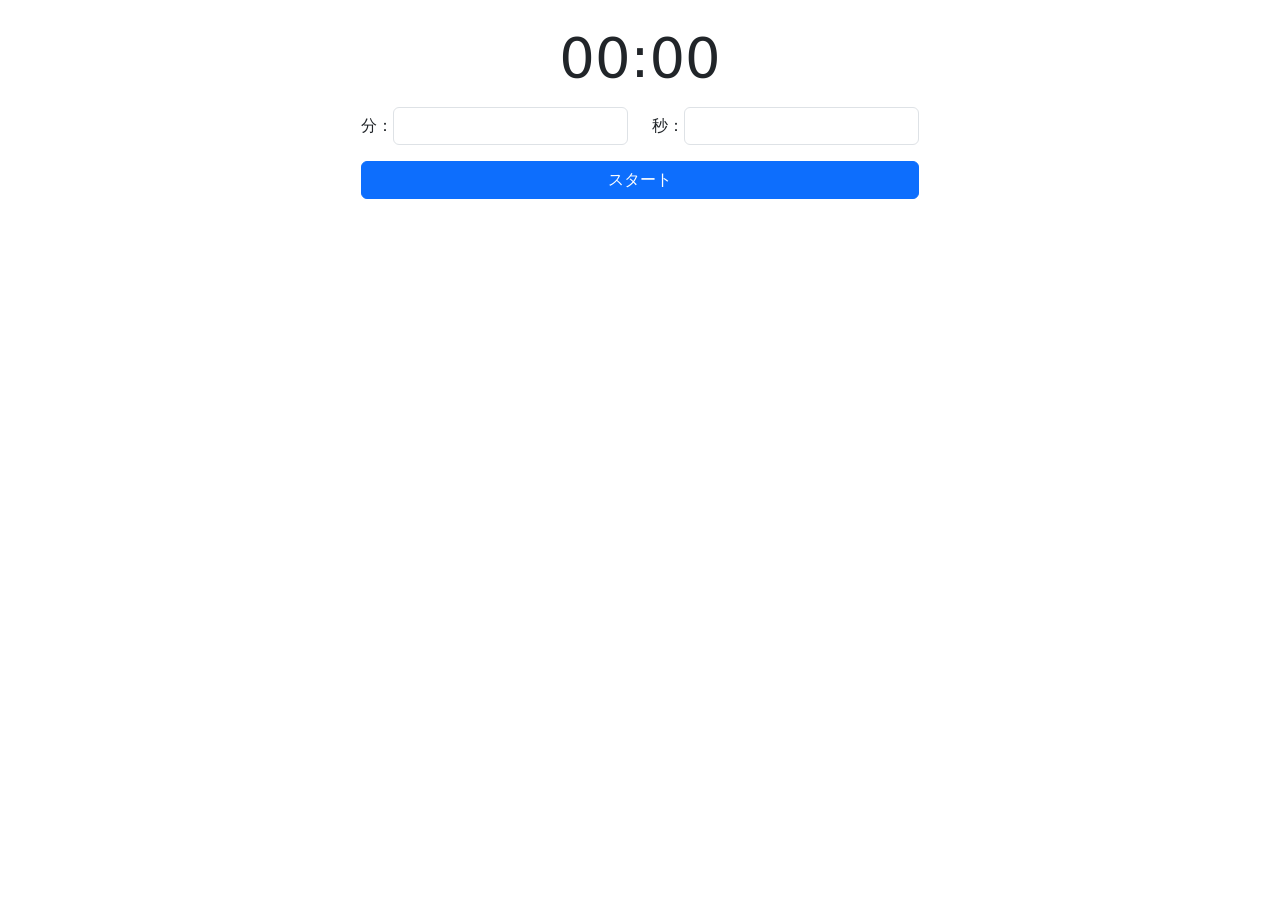
<file: kadai_debug_javascript/index.html>
<!DOCTYPE html>
<html lang="ja">

<head>
    <meta charset="UTF-8">
    <meta name="viewport" content="width=device-width, initial-scale=1.0">
    <title>タイマーアプリ</title>
    <link rel="stylesheet" href="https://cdn.jsdelivr.net/npm/bootstrap@5.3.0/dist/css/bootstrap.min.css">
    <style>
        .hidden {
            display: none;
        }
    </style>
</head>

<body class="container my-4 d-flex justify-content-center">
    <div class="text-center col-12 col-md-6">

        <!-- タイマー表示部分 -->
        <div>
            <span id="timer" class="display-4">00:00</span>
        </div>

        <!-- 入力フォーム -->
        <div id="inputForm" class="mt-3 hidden">
            <div class="row justify-content-center">
                <div class="col-6 d-flex align-items-center">
                    分：<input type="number" id="minutes" class="form-control" oninput="updateTimer()" min="0">
                </div>
                <div class="col-6 d-flex align-items-center">
                    秒：<input type="number" id="seconds" class="form-control" oninput="updateTimer()" min="0">
                </div>
            </div>
            <!-- エラーメッセージ -->
            <span id="error" class="hidden text-danger"></span>
        </div>

        <!-- ボタン -->
        <div class="mt-3">
            <button id="start" class="btn btn-primary mb-3 hidden w-100" onclick="startCountdown()">スタート</button>
            <div class="row justify-content-center">
                <div class="col-6">
                    <button id="pause" class="btn btn-info mb-3 hidden w-100" onclick="pauseCountdown()">一時停止</button>
                    <button id="resume" class="btn btn-info mb-3 hidden w-100" onclick="resumeCountdown()">再開</button>
                </div>
                <div class="col-6">
                    <button id="reset" class="btn btn-info mb-3 hidden w-100" onclick="resetCountdown()">リセット</i></button>
                </div>
            </div>
            <button id="setTime" class="btn btn-secondary mb-3 hidden w-100" onclick="setTimeMode()">設定</button>
            <button id="alertStop" class="btn btn-danger mt-5 hidden w-100 btn-lg rounded-pill" onclick="stopAlert()">アラート停止</button>
        </div>
    </div>

    <script>
        let countdownInterval;
        let alertInterval;
        let isPaused;

        // 入力フォームの値をタイマーに表示する関数
        function updateTimer() {
            let minutes = document.getElementById('minutes').value || 0;
            let seconds = document.getElementById('seconds').value || 0;

            // 入力フォームの値をチェック
            if (minutes < 0 || seconds < 0) {
                document.getElementById('error').innerText = "マイナスは入力できません";
                document.getElementById('error').classList.remove('hidden');
                return;
            }

            document.getElementById('error').classList.add('hidden');
            document.getElementById('timer').innerText = `${String(minutes).padStart(2, '0')}:${String(seconds).padStart(2, '0')}`;
        }

        // カウントダウンを開始する関数
        function startCountdown() {
            let minutes = document.getElementById('minutes').value || 0;
            let seconds = document.getElementById('seconds').value || 0;
            let timeLeft = (minutes * 60) + parseInt(seconds);
            setMode("progress");
            countdownInterval = setInterval(() => {
                if(!isPaused) {
                    timeLeft--;
                    if(timeLeft < 0) {
                        clearInterval(countdownInterval);
                        startAlert();
                    } else {
                        let m = Math.floor(timeLeft / 60);
                        let s = timeLeft % 60;
                        document.getElementById('timer').innerText = `${String(m).padStart(2, '0')}:${String(s).padStart(2, '0')}`;
                    }
                }
            }, 1000);
        }

        // カウントダウンを一時停止する関数
        function pauseCountdown() {
            isPaused = true;
            setMode("paused");
        }

        // カウントダウンを再開する関数
        function resumeCountdown() {
            isPaused = false;
            setMode("progress");
        }

        // カウントダウンをリセットする関数
        function resetCountdown() {
            clearInterval(countdownInterval);
            countdownInterval=null;
            isPaused=false;
            updateTimer();
            setMode("restart");
        }

        // 時間設定モードに変更する関数
        function setTimeMode() {
            clearInterval(countdownInterval);
            setMode("setting");
        }

        // アラートを開始する関数
        function startAlert() {
                alertInterval = setInterval(() => {
                document.body.style.backgroundColor = document.body.style.backgroundColor === 'red' ? 'white' : 'red';
            }, 1000);
            document.getElementById('alertStop').classList.remove('hidden')   
        }
        

        // アラートを停止する関数
        function stopAlert() {
            clearInterval(alertInterval);
            alertInterval=null;
            document.body.style.backgroundColor = 'white';
            document.getElementById('alertStop').classList.add('hidden')
        }
        

        // HTML要素の表示を制御する関数
        function setMode(mode) {
            const modes = {
                setting: ["start", "inputForm"],
                progress: ["pause", "reset", "setTime"],
                paused: ["resume", "reset", "setTime"],
                restart: ["start", "setTime"],
            };

            // すべてのボタンと入力フォームを非表示にする
            const elements = document.querySelectorAll('#inputForm, #start, #pause, #resume, #reset, #setTime');
            elements.forEach(elem => elem.classList.add('hidden'));

            // 指定されたモードの要素だけを表示する
            const ids = modes[mode];
            ids.forEach(id => document.getElementById(id).classList.remove('hidden'));
        }

        // 初期状態をセット
        setMode("setting");
    </script>
</body>
</html>
</file>
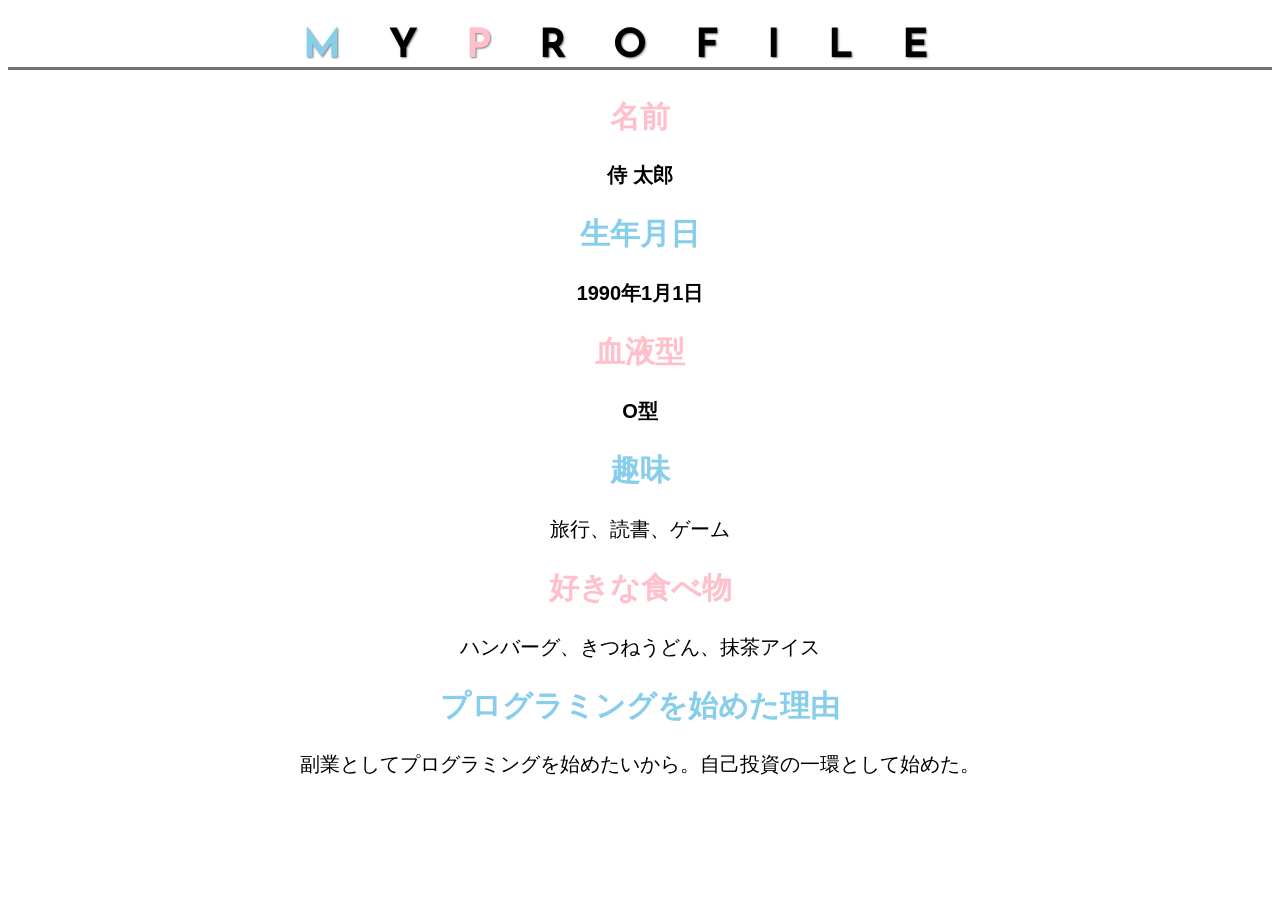
<file: kadai_015/kadai_015.html>
<!DOCTYPE html>
<html>
    <head>
        <title>15章課題</title>
        <meta charset="UTF-8">
        <meta name="description" content="このページは15章の課題です。">
        <link rel="stylesheet" href="style.css">
        <link rel="preconnect" href="https://fonts.googleapis.com">
        <link rel="preconnect" href="https://fonts.gstatic.com" crossorigin>
        <link href="https://fonts.googleapis.com/css2?family=Josefin+Sans&display=swap" rel="stylesheet">
    </head>
    <body>
        <h1><span class="blue">M</span>Y<span class="pink">P</span>ROFILE</h1>
        <div id="basic">
            <h2 class="pink">名前</h2>
            <p>侍 太郎</p>
            <h2 class="blue">生年月日</h2>
            <p>1990年1月1日</p>
            <h2 class="pink">血液型</h2>
            <p>O型</p>
        </div>
        <h2 class="blue">趣味</h2>
        <p>旅行、読書、ゲーム</p>
        <h2 class="pink">好きな食べ物</h2>
        <p>ハンバーグ、きつねうどん、抹茶アイス</p>
        <h2 class="blue">プログラミングを始めた理由</h2>
        <p>副業としてプログラミングを始めたいから。自己投資の一環として始めた。</p>
    </body>
</html>
</file>
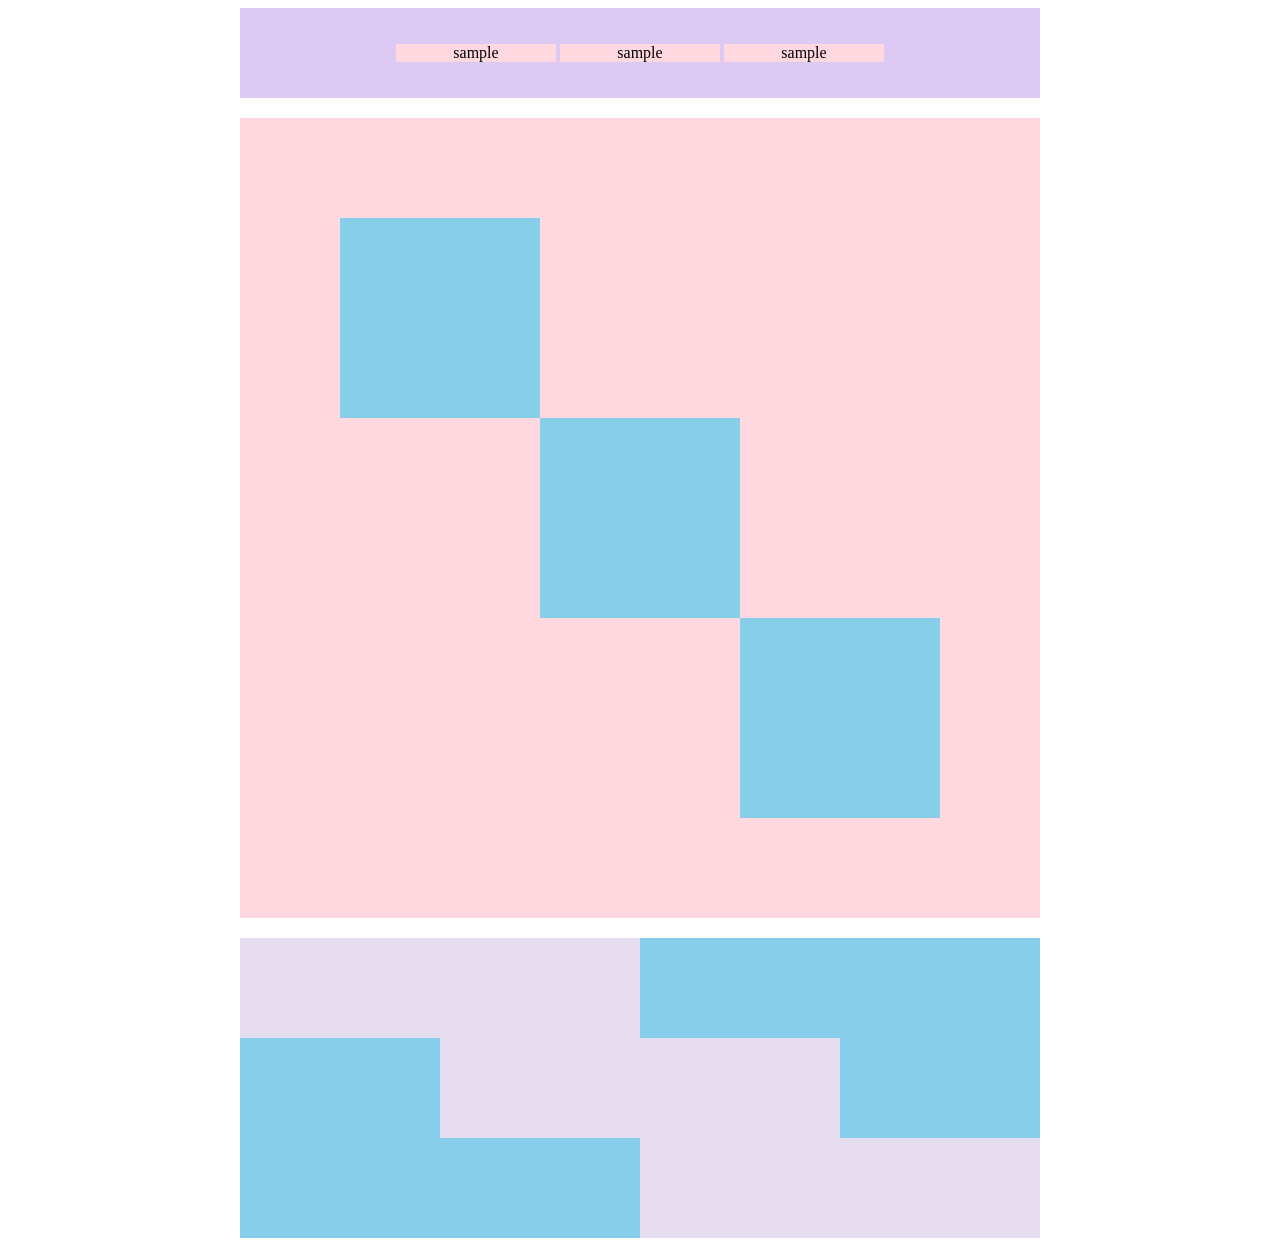
<file: kadai_018/kadai_018.html>
<!DOCTYPE html>
<html>
    <head>
        <meta charset="utf-8">
        <link rel="stylesheet" href="style.css">
        <meta name="description" content="このページは18章の課題です">
        <title>18章課題</title>
    </head>
    <body>
        <div id="top">
            <p class="top-child">sample</p>
            <p class="top-child">sample</p>
            <p class="top-child">sample</p>
        </div>
        <div id="middle">
            <div id="middle-child01"></div>
            <div id="middle-child02"></div>
            <div id="middle-child03"></div>
        </div>
        <div id="bottom">
            <div id="bottom-child01"></div>
            <div id="bottom-child02"></div>
            <div id="bottom-child03"></div>

        </div>
    </body>
</html>
</file>
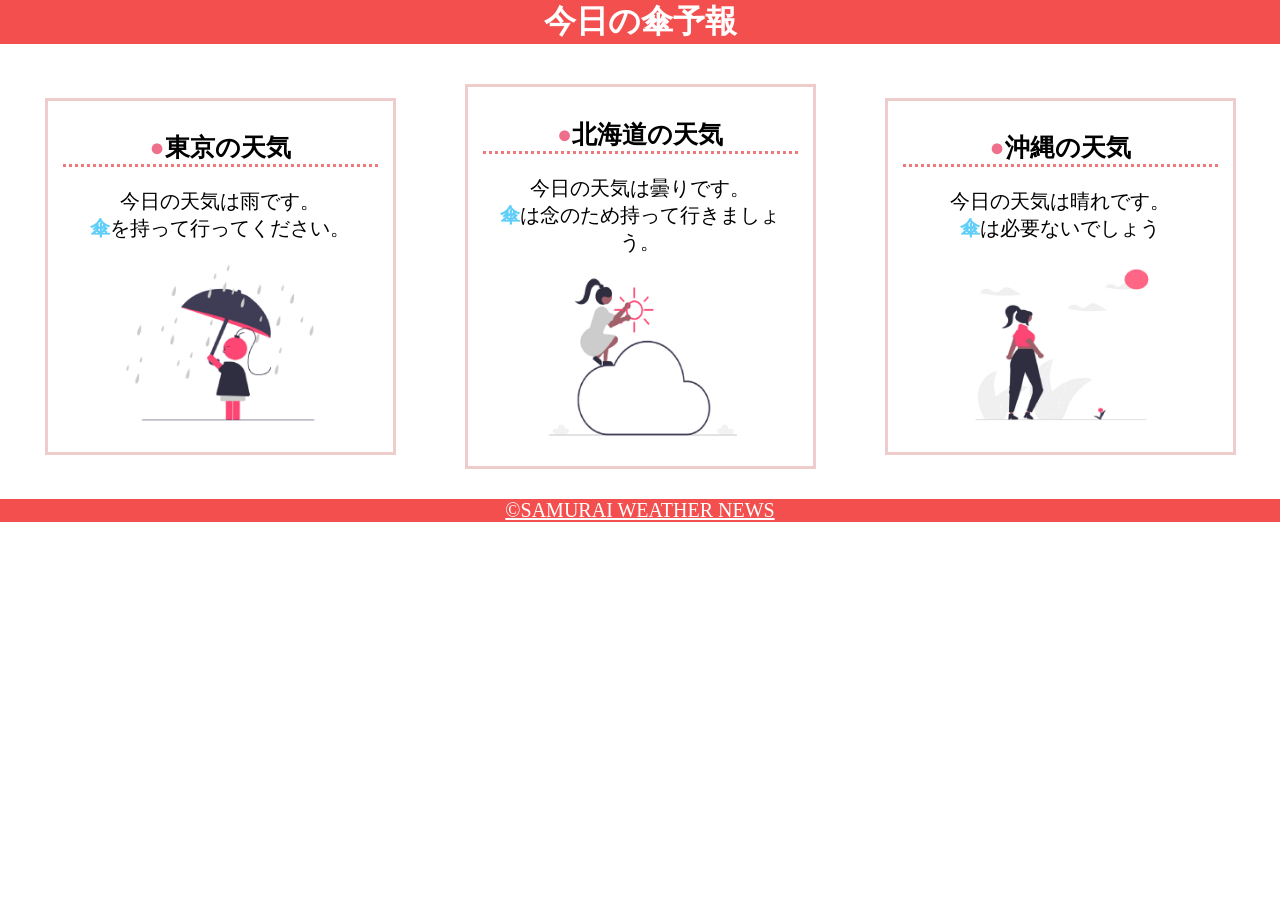
<file: kadai_022/kadai_022.html>
<!DOCTYPE html>
<html>
    <head>
        <meta charset="UTF-8">
        <meta name="viewport" content="width=device-width, initial-scale=1.0">
        <link rel="stylesheet" href="style.css">
        <meta name="description" content="このページは22章の課題です。">
        <title>22章課題</title>
    </head>
    <body>
       
        <header>
            <h1>今日の傘予報</h1>
        </header>  
 
        <main>

            <div id="parent">
                <div class="contents">
                    <h2>東京の天気</h2>
                    <p>今日の天気は雨です。</p>
                    <p>傘を持って行ってください。</p>
                    <img src="images/rainy.png" alt="雨">
                </div>
 
                <div class="contents">
                    <h2>北海道の天気</h2>
                    <p>今日の天気は曇りです。</p>
                    <p>傘は念のため持って行きましょう。</p>
                    <img src="images/cloudy.png" alt="曇り">
                </div>
 
                <div class="contents">
                    <h2>沖縄の天気</h2>
                    <p>今日の天気は晴れです。</p>
                    <p>傘は必要ないでしょう</p>
                    <img src="images/sunny.png" alt="晴れ">
                </div>

            </div>    
 
        </main>
 
        <footer>
            <a href="https://www.sejuku.net/corp/">©SAMURAI WEATHER NEWS</a>
         </footer>
 
    </body>
</html>
</file>
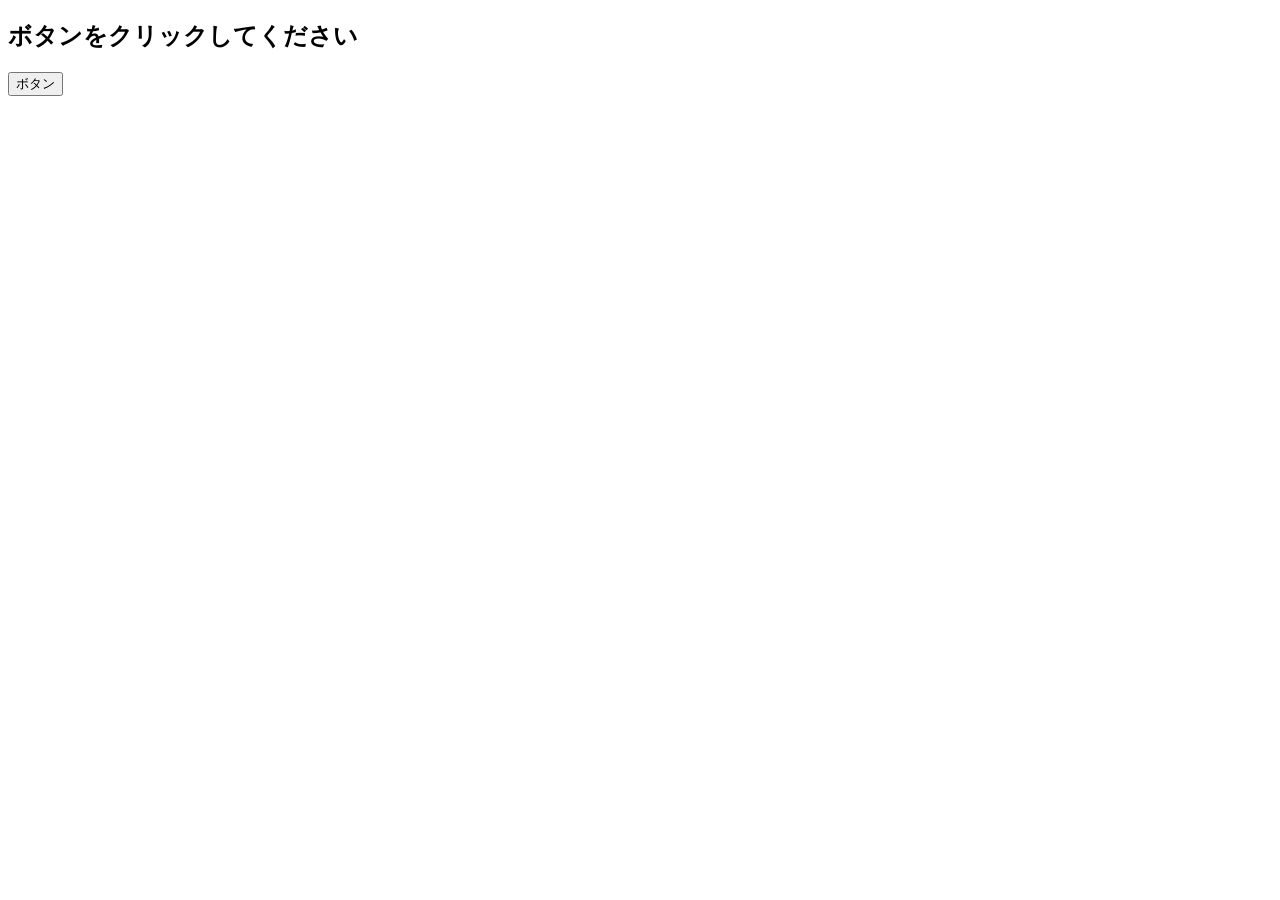
<file: kadai_20/event.html>
<!DOCTYPE html>
<html lang="ja">
<head>
  <title>JavaScriptの基礎を学ぼう_20章課題</title>                                 
  <meta charset="UTF-8">
</head>
<body>
    <h2 id="text">ボタンをクリックしてください</h2>
    <button id="btn">ボタン</button>
    <script src="event.js"></script>
</body>
</html>
</file>
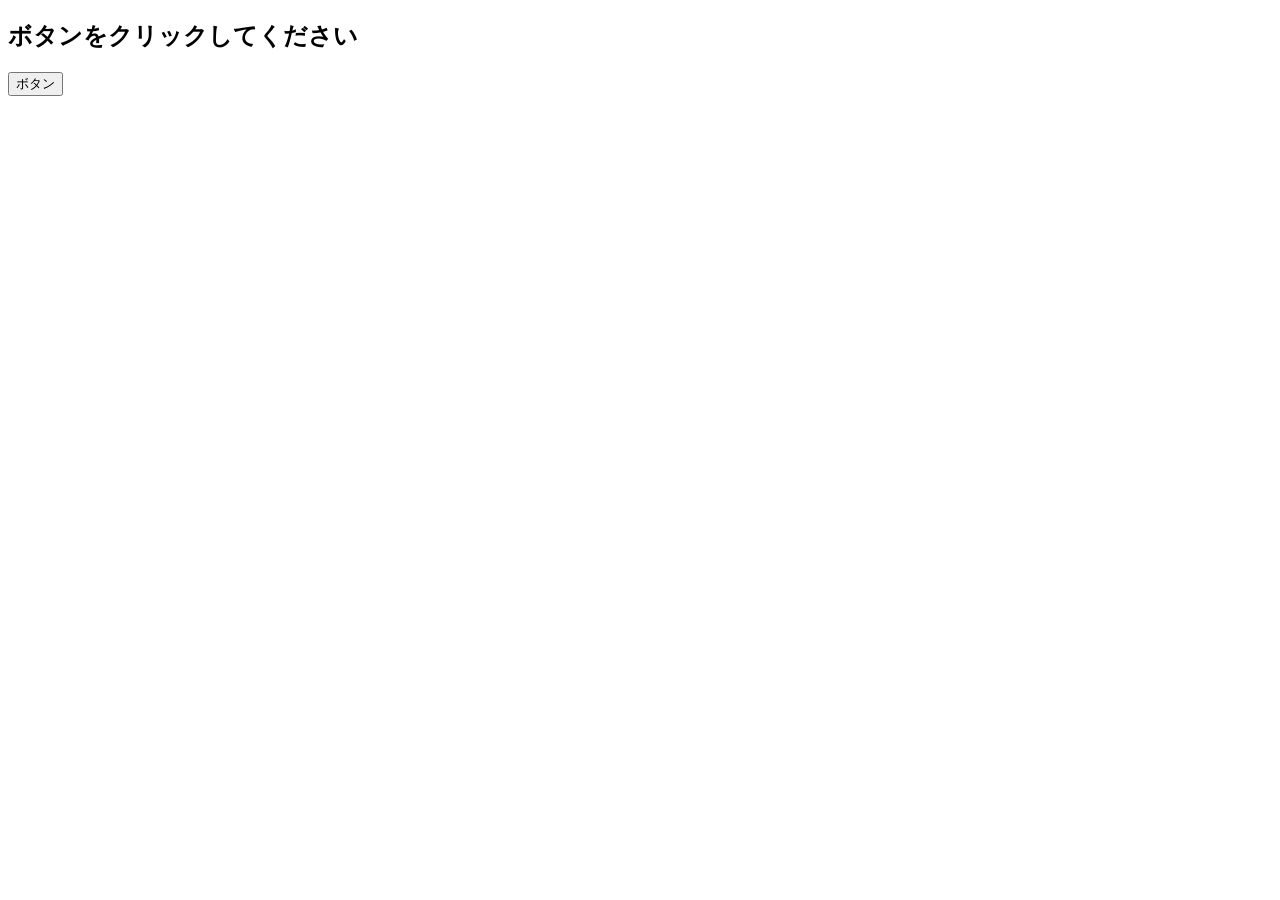
<file: kadai_21/event.html>
<!DOCTYPE html>
<html lang="ja">
<head>
  <title>JavaScriptの基礎を学ぼう_21章課題</title>                                 
  <meta charset="UTF-8">
</head>
<body>
    <h2 id="text">ボタンをクリックしてください</h2>
    <button id="btn">ボタン</button>
    <script src="event.js"></script>
</body>
</html>
</file>
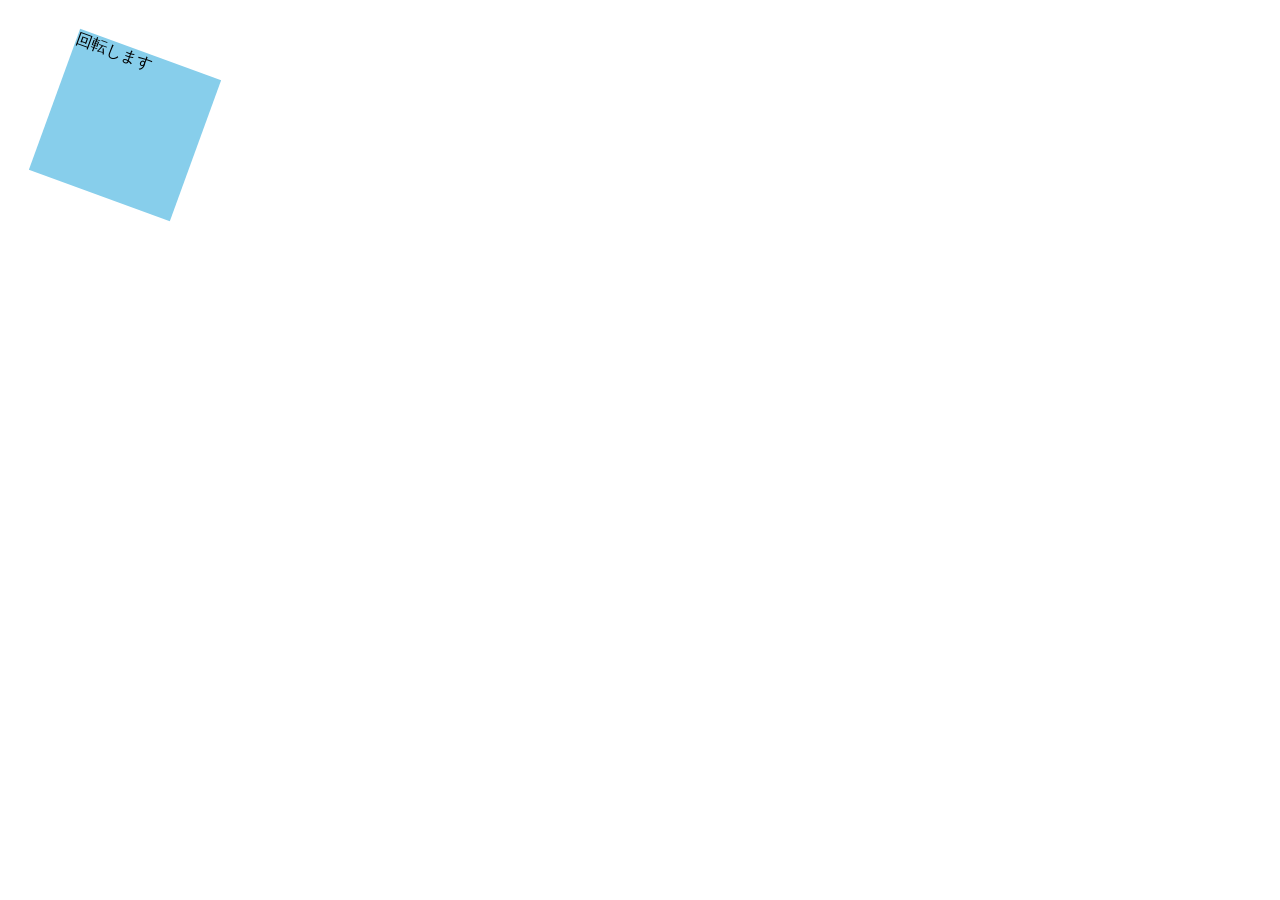
<file: kadai_mdn_css/mdn.html>
<!DOCTYPE html>
<html>

<head>
    <style>
        div {
            position: absolute;
            left: 50px;
            top: 50px;
            width: 150px;
            height: 150px;
            background-color: skyblue;
            transform: rotate(20deg);
        }
    </style>
</head>

<body>
    <div>
        回転します
    </div>

</body>

</html>
</file>
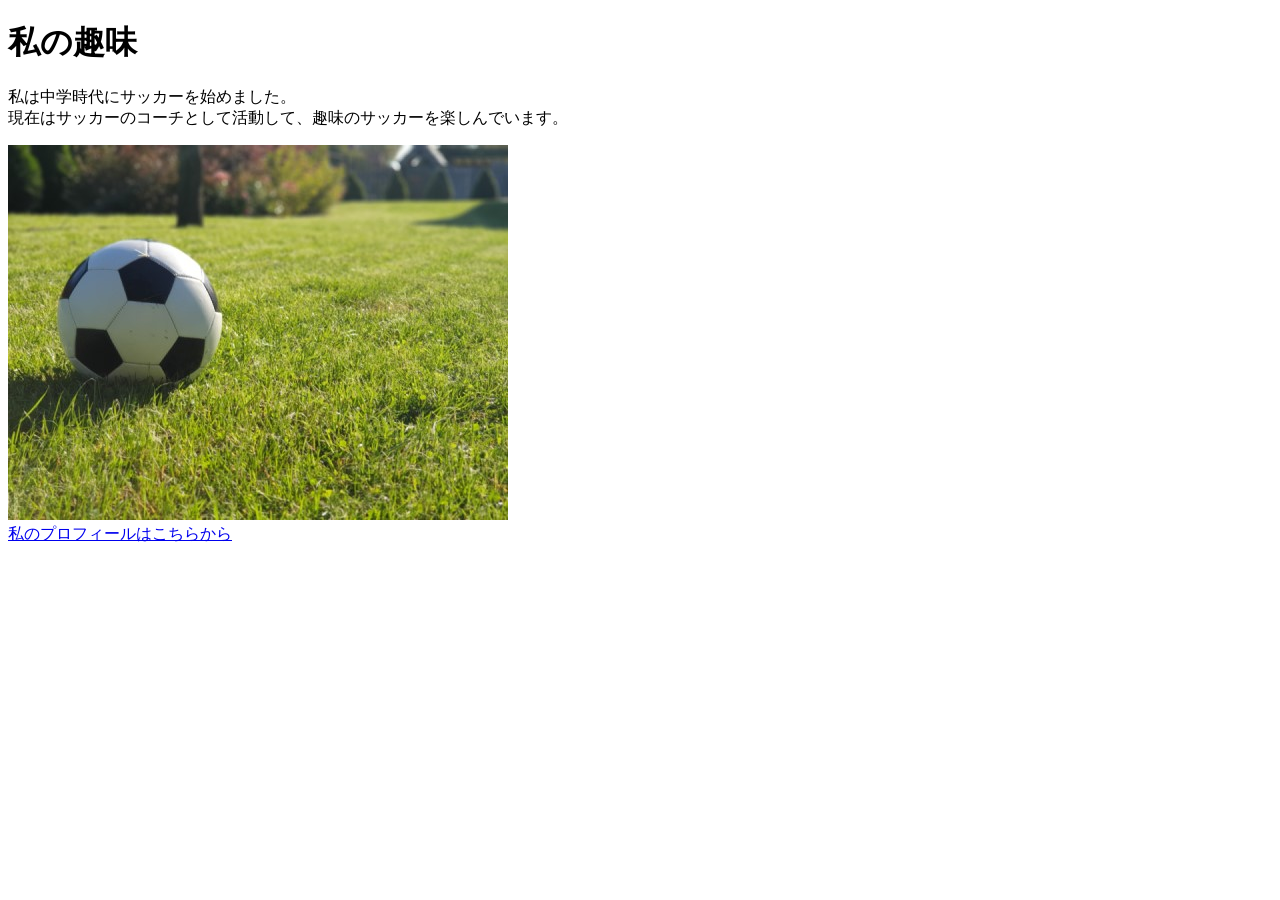
<file: kadai_005/html/kadai_005.html>
<!DOCTYPE html>
<html>
    <head>
        <title>5章課題</title>
        <meta name="description" content="このページは5章の課題です。">
        <meta charset="UTF-8">
    </head>
    <body>
        <h1>私の趣味</h1>
        <p>私は中学時代にサッカーを始めました。<br>
           現在はサッカーのコーチとして活動して、趣味のサッカーを楽しんでいます。
        </p>
        <img src="../images/sample.jpg" alt="サッカーボールの写真"><br>
        <a href="https://x.com/samuraijuku">私のプロフィールはこちらから</a>
    </body>
</html>
</file>
<file: kadai_015/style.css>
html{
  font-size: 20px;
}
body{
font-family:"Arial","Meiryo",sans-serif ;
text-align: center;
}

.blue{
color:skyblue;
}

.pink{
color:rgb(255, 192, 203);
}

h1{
    font-family: "Josefin Sans", sans-serif;
    font-optical-sizing: auto;
    font-size: 2rem;
    font-style: normal;
    text-shadow: 1px 1px 2px gray;
    border-bottom:solid 3px rgb(115, 115, 114);
    letter-spacing: 1.2em;
  }

  #basic p{
  font-weight: bold;
  }
</file>
<file: kadai_018/style.css>
#top{
    width: 800px;
    background-color: #dcc9f4;
    padding-top: 20px;
    padding-bottom: 20px;
    margin-left: auto;
    margin-right: auto;
    text-align: center;
}

.top-child{
    width: 20%;
    display: inline-block;
    background-color: #ffd9df;
}

#middle{
    position: relative;
    width: 800px;
    height: 800px;
    margin-left: auto;
    margin-right: auto;
    margin-top: 20px;
    margin-bottom: 20px;
    background-color: #ffd9df;
}

#middle-child01{
    position: absolute;
    top: 100px;
    left: 100px;
    width: 200px;
    height: 200px;
    background-color: #87ceeb;
}

#middle-child02{
    position: absolute;
    top: 300px;
    left: 300px;
    width: 200px;
    height: 200px;
    background-color: #87ceeb;
}

#middle-child03{
    position: absolute;
    top: 500px;
    left: 500px;
    width: 200px;
    height: 200px;
    background-color: #87ceeb;
}

#bottom{
    position: relative;
    width: 800px;
    height: 300px;
    margin-left: auto;
    margin-right: auto;
    background-color: #87ceeb;
}

#bottom-child01{
    width: 400px;
    height: 100px;
    background-color: #e5dcf0;
}

#bottom-child02{
    position:relative;
    left: 200px;
    width: 400px;
    height: 100px;
    background-color: #e5dcf0;
}

#bottom-child03{
    position:relative;
    left: 400px;
    width: 400px;
    height: 100px;
    background-color: #e5dcf0;
}
</file>
<file: kadai_022/style.css>
h1{
    margin: 0px;
    color: rgb(255, 255, 255);
}

h2{
    font-size: 25px;
    border-bottom: dotted 3px rgb(236, 122, 122);
}

h2::before {
    content: "●";
    color: rgb(239, 111, 139);
}

p{
    margin: 0px;
    font-size: 20px;
}

body{
    margin: 0px;
}

a{
    font-size: 20px;
}

header{
    margin-bottom: 20px;
    background-color: rgb(244, 79, 79);
    text-align: center;
}

main{
    margin: 10px;
}

#parent{
    display: flex;
    justify-content:space-around;
}

.contents{
    border: solid 3px rgb(238, 204, 204);
    flex-basis: 25%;
    padding: 10px 15px;
    margin: 20px 0px;
    align-self: center;
    text-align: center;
}

#parent p:nth-of-type(2)::first-letter {
    font-weight: bold;
    color: rgb(97, 206, 249);
}

img{
    margin: 10px 0px;
    width: 70%;
}

footer{
    background-color: rgb(244, 79, 79);
    text-align: center;
}

a{
    color: rgb(255, 255, 255);
}

a:visited{
    color: rgb(193, 234, 251);
}

a:hover{
    color:rgb(245, 178, 168);
}

@media screen and (max-width: 768px){
    #parent{
        display: block;
    }
    h2{font-size: 30px;}
    p{font-size: 25px;}
}
</file>
